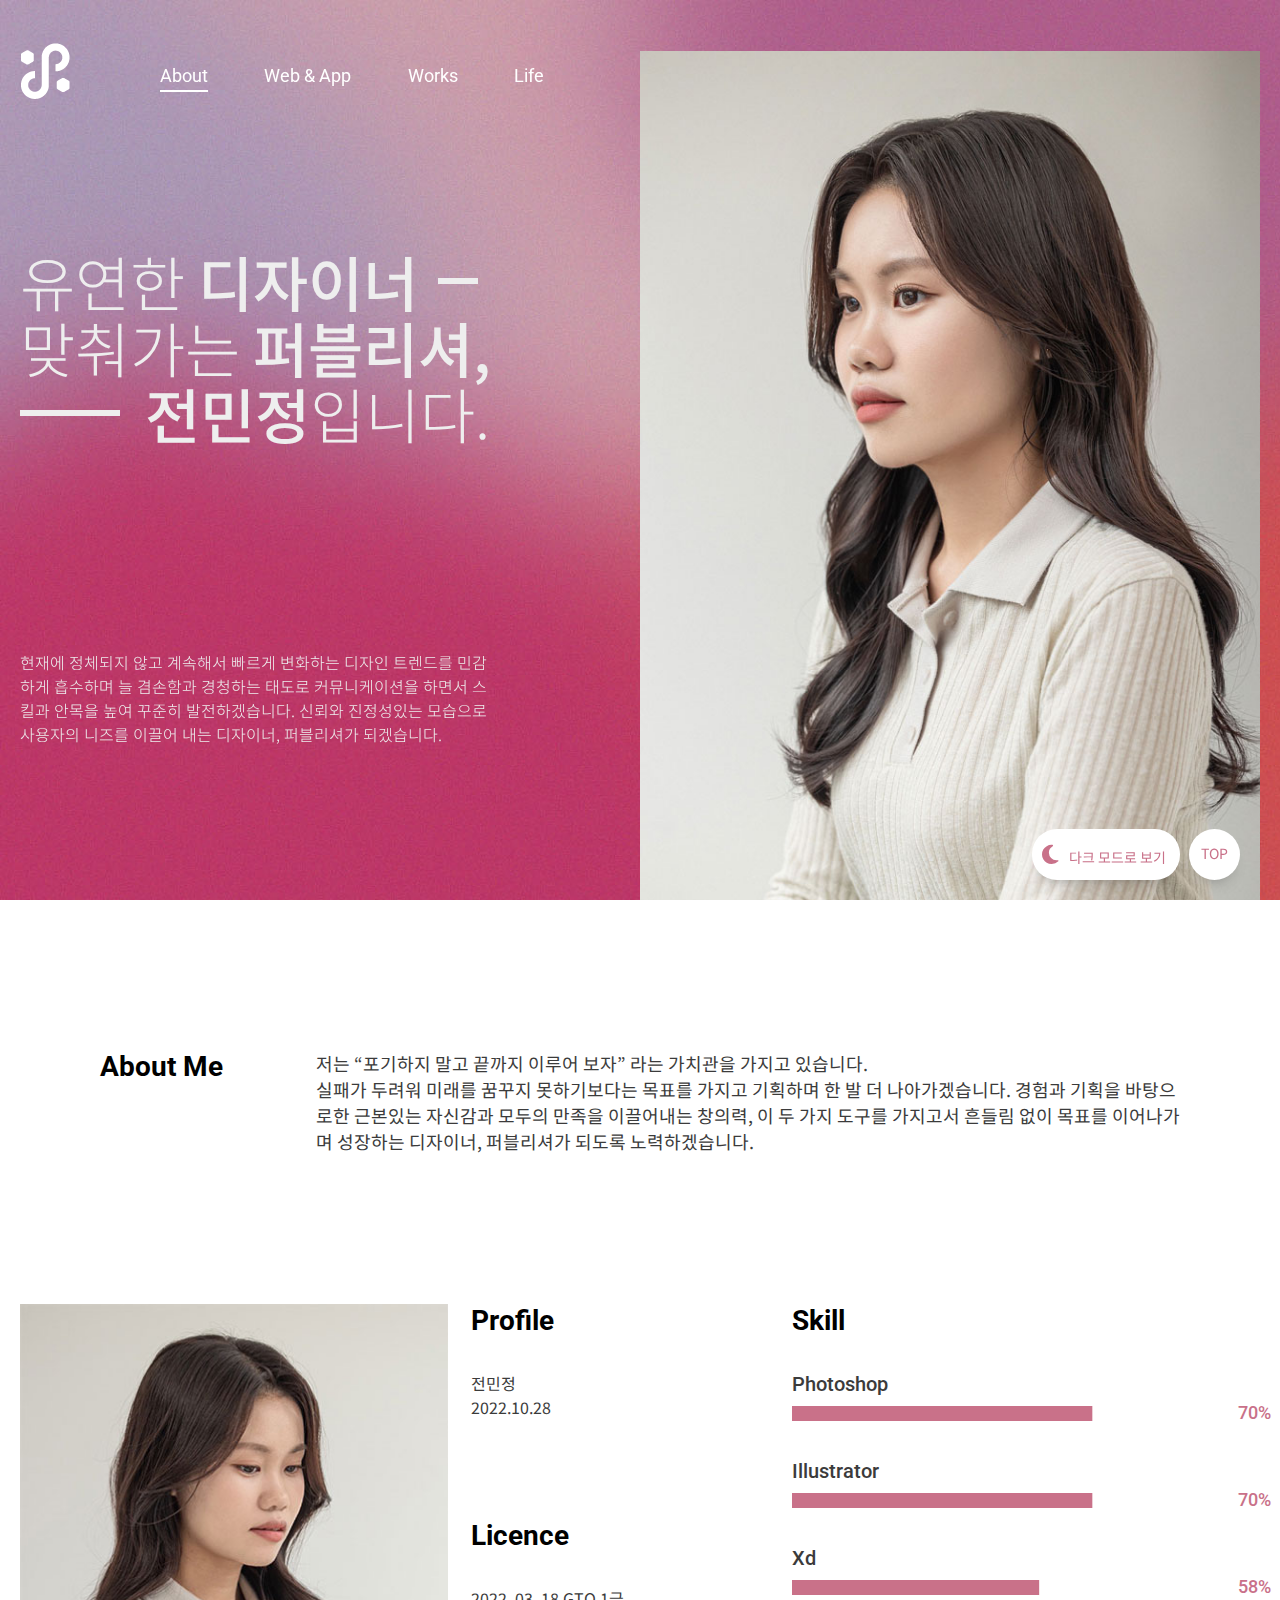
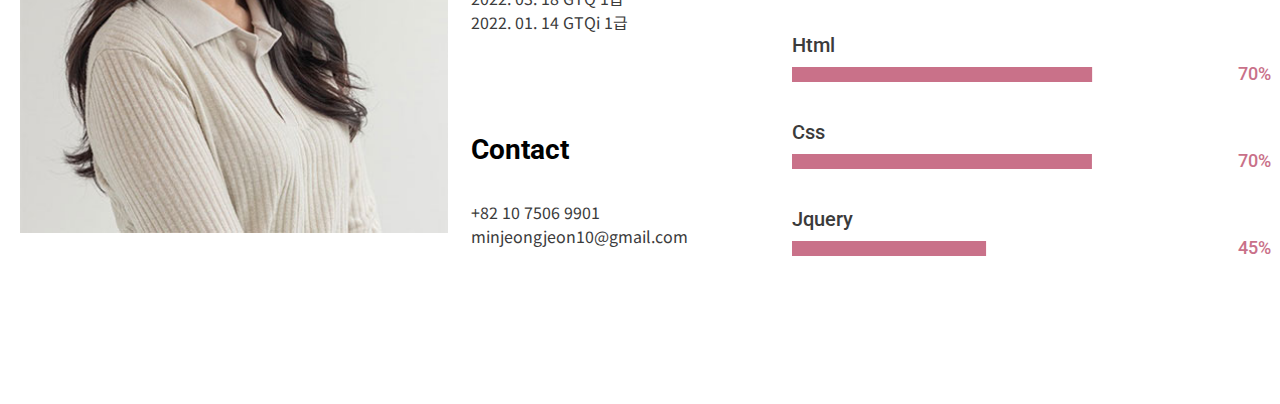
<file: about.html>
<!DOCTYPE html>
<html lang="en">
<head>
    <meta charset="UTF-8">
    <meta http-equiv="X-UA-Compatible" content="IE=edge">
    <meta name="viewport" content="width=device-width, initial-scale=1.0">
    <title>전민정 포트폴리오</title>
    <link rel="shortcut icon" href="images/logo-c97189.png" type="image/x-icon">
    <meta name="robots" content="All">
    <meta name="Yeti" content="index, follow">
    <meta name="Yeti" content="index, All">
    <meta name="googlebot" content="All">
    <meta name="googlebot" content="index. follow">
    <meta name="dauma" content="All">
    <meta name="dauma" content="index, follow">
    <meta name="title" content="전민정 포트폴리오">
    <meta name="description" content="웹디자이너, 퍼블리셔 전민정입니다.">
    <meta name="keywords" content="웹디자이너, 웹퍼블리셔, 대구, 디자이너">
    <meta name="author" content="전민정">
    <meta name="content-language" content="kr">
    <!-- 한국어가 기본이라는 뜻 -->

    <meta name="format-detection" content="telephone=no">
    <!-- 모바일 자동 전화걸기 방지  -->

    <meta property="og:image" content="images/logo-c97189.png">
    <!-- 카톡으로 링크 보낼때 이미지 -->
    <meta property="og:image:width" content="400">
    <meta property="og:image:height" content="300">
    <!-- width랑 height 크기 바꾸지말기 -->
    <meta property="og:title" content="전민정 포트폴리오">
    <meta property="og:description" content="웹디자이너, 퍼블리셔 전민정입니다.">

    <link rel="stylesheet" href="https://cdnjs.cloudflare.com/ajax/libs/font-awesome/6.2.0/css/all.min.css">
    <link rel="stylesheet" href="https://unpkg.com/aos@2.3.1/dist/aos.css"> 
    <link rel="stylesheet" href="css/common.css">
    <link rel="stylesheet" href="css/dark.css">
    <link rel="stylesheet" href="css/about.css">

    <script src="js/jquery-3.6.0.min.js"></script>
    <script src="https://unpkg.com/aos@2.3.1/dist/aos.js"></script> 
    <script src="js/common.js"></script>
    <script src="js/about.js"></script>
    <script src="js/progressbar.js"></script>
</head>
<body>
    <header class="header">
        <div class="header-wrap">
            <h1 class="logo">
                <a href="index.html">
                    <img src="images/logo.png" alt="logo">
                </a>
            </h1>
            <nav class="nav">
                <ul>
                    <li class="on"><a href="about.html">About</a></li>
                    <li><a href="web-app.html">Web &amp; App</a></li>
                    <li><a href="works.html">Works</a></li>
                    <li><a href="life.html">Life</a></li>
                </ul>
            </nav>
        </div>
    </header>
    <section class="about">
        <div class="about-wrap">
            <div class="about-top">
                <div class="tit" data-aos="fade-right"
                data-aos-duration="1500"
                data-aos-easing="ease-in-out">
                    <h3>유연한 <span>디자이너</span></h3>
                    <h3>맞춰가는 <span>퍼블리셔&#44;</span></h3>
                    <h3><span>전민정</span>입니다.</h3>
                </div>
                <div class="about-img" data-aos="fade-left"
                data-aos-duration="1500"
                data-aos-easing="ease-in-out">
                    <img src="images/about-img01.jpg" alt="프로필">
                </div>
                <div class="txt" data-aos="fade-right"
                data-aos-duration="1500"
                data-aos-delay="800"
                data-aos-easing="ease-in-out">
                    <p>현재에 정체되지 않고 계속해서 빠르게 변화하는 디자인 트렌드를 민감하게 흡수하며 늘 겸손함과 경청하는 태도로 커뮤니케이션을 하면서
                    스킬과 안목을 높여 꾸준히 발전하겠습니다. 신뢰와 진정성있는 모습으로
                    사용자의 니즈를 이끌어 내는 디자이너, 퍼블리셔가 되겠습니다. </p>
                </div>
            </div>
            <div class="about-bottom">
                <div class="aboutme">
                    <h4>About Me</h4>
                    <div class="about-txt">
                        <p>저는 “포기하지 말고 끝까지 이루어 보자” 라는 가치관을 가지고 있습니다.</p>
                        <p>실패가 두려워 미래를 꿈꾸지 못하기보다는 목표를 가지고 기획하며 한 발 더 나아가겠습니다. 경험과 기획을 바탕으로한 근본있는 자신감과 모두의
                        만족을 이끌어내는 창의력, 이 두 가지 도구를 가지고서 흔들림 없이 목표를 이어나가며 성장하는 디자이너, 퍼블리셔가 되도록 노력하겠습니다.</p>
                    </div>
                </div>
                <div class="profile">
                    <div class="profile-img">
                        <img src="images/about-img02.jpg" alt="프로필">
                    </div>
                    <div class="profile-txt">
                        <div class="profile-desc">
                            <h4>Profile</h4>
                            <p>전민정</p>
                            <p>2022.10.28</p>
                        </div>
                        <div class="profile-license">
                            <h4>Licence</h4>
                            <p>2022. 03. 18 GTQ 1급</p>
                            <p>2022. 01. 14 GTQi 1급</p>
                        </div>
                        <div class="profile-contact">
                            <h4>Contact</h4>
                            <p>+82 10 7506 9901</p>
                            <p>minjeongjeon10@gmail.com</p>
                        </div>
                    </div>
                    <div class="profile-skill">
                        <h4>Skill</h4>
                        <div class="progress-area">
                            <div class="progress" id="ps">
                                <p>Photoshop</p>
                            </div>
                            <div class="progress" id="ai">
                                <p>Illustrator</p>
                            </div>
                            <div class="progress" id="xd">
                                <p>Xd</p>
                            </div>
                            <div class="progress" id="html">
                                <p>Html</p>
                            </div>
                            <div class="progress" id="css">
                                <p>Css</p>
                            </div>
                            <div class="progress" id="jquery">
                                <p>Jquery</p>
                            </div>
                        </div>
                    </div>
                </div>
            </div>
        </div>
    </section>
    <div class="m-btn">
        <div class="line"></div>
        <div class="line"></div>
        <div class="line"></div>
    </div>
    <nav class="m-nav">
        <ul>
            <li><a href="index.html">Home</a></li>
            <li><a href="about.html">About</a></li>
            <li><a href="web-app.html">Web &amp; App</a></li>
            <li><a href="works.html">Works</a></li>
            <li><a href="life.html">Life</a></li>
        </ul>
    </nav>
    <div class="go-top">
        <a href="#">TOP</a>
    </div>
    <div class="dark-btn">
        <a href="#"><i class="fa-solid fa-sun"></i><span>다크 모드로 보기</span></a>
    </div>
</body>
</html>
</file>
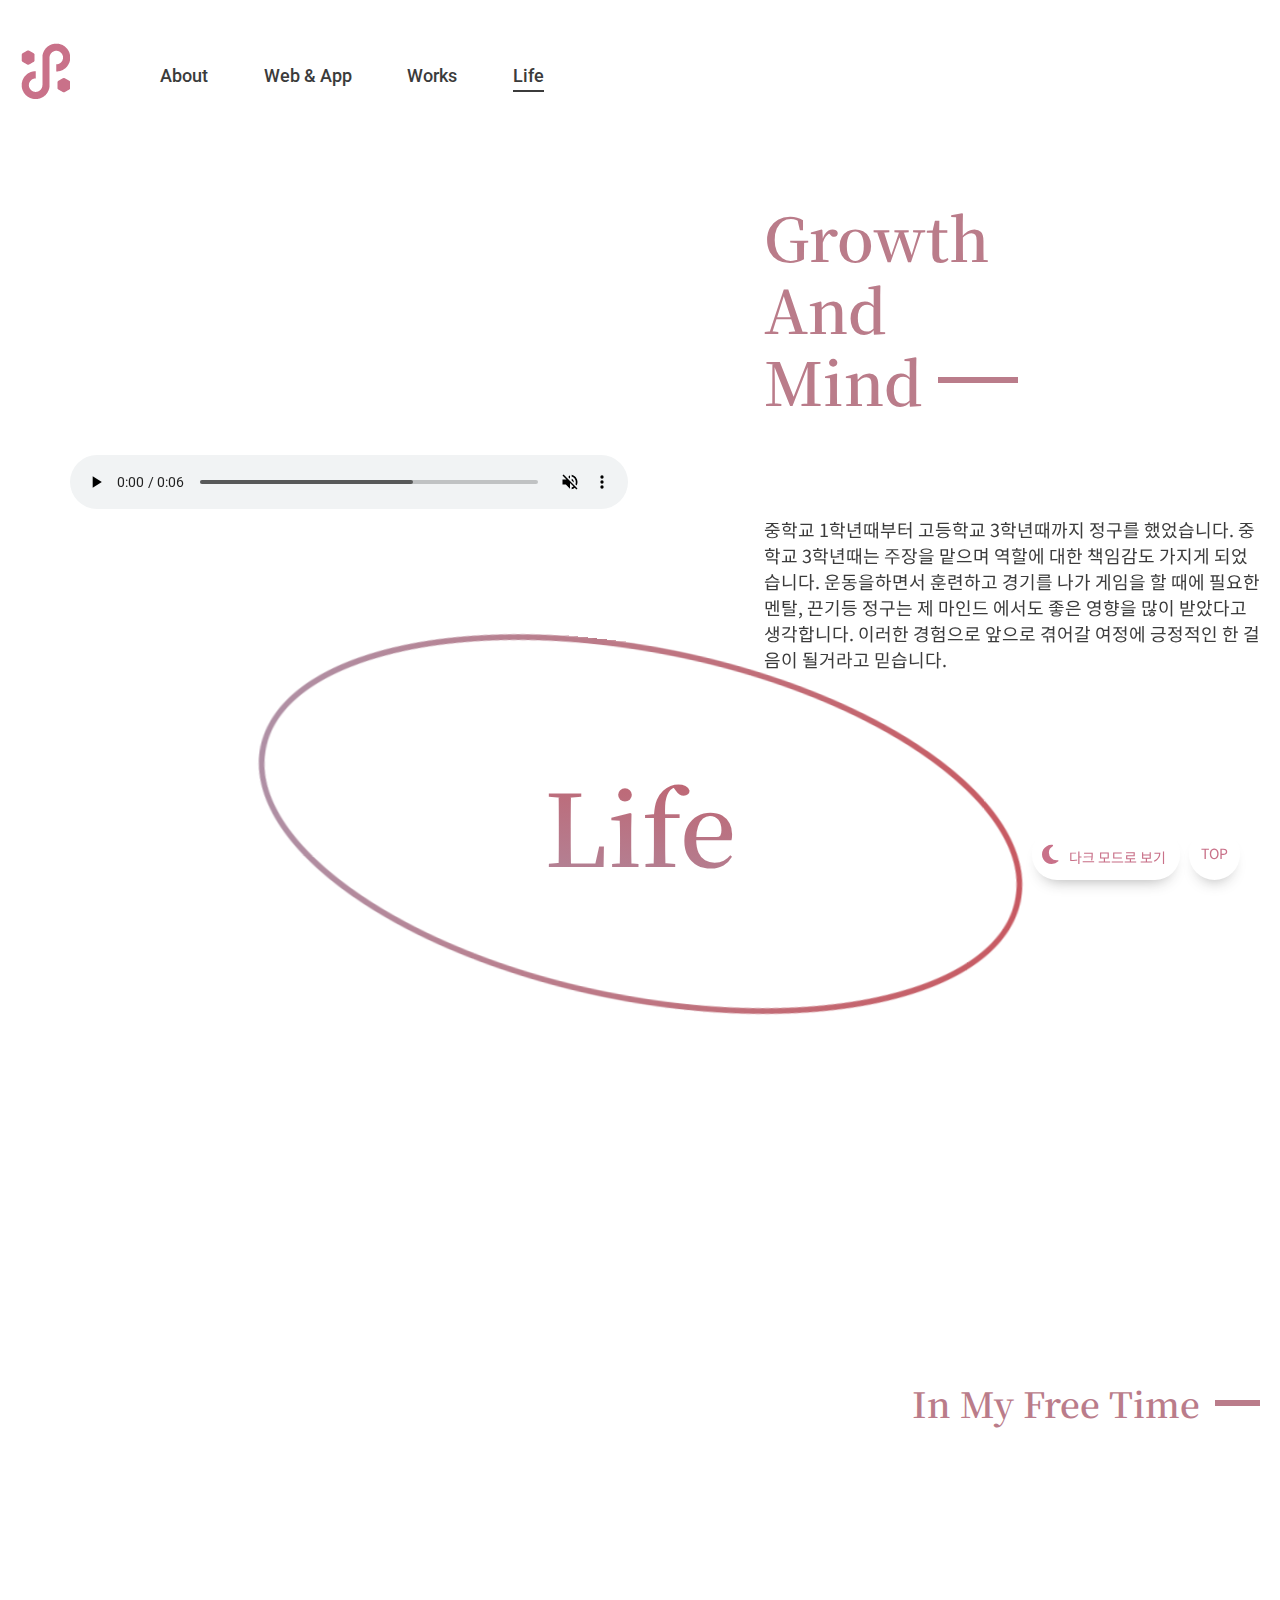
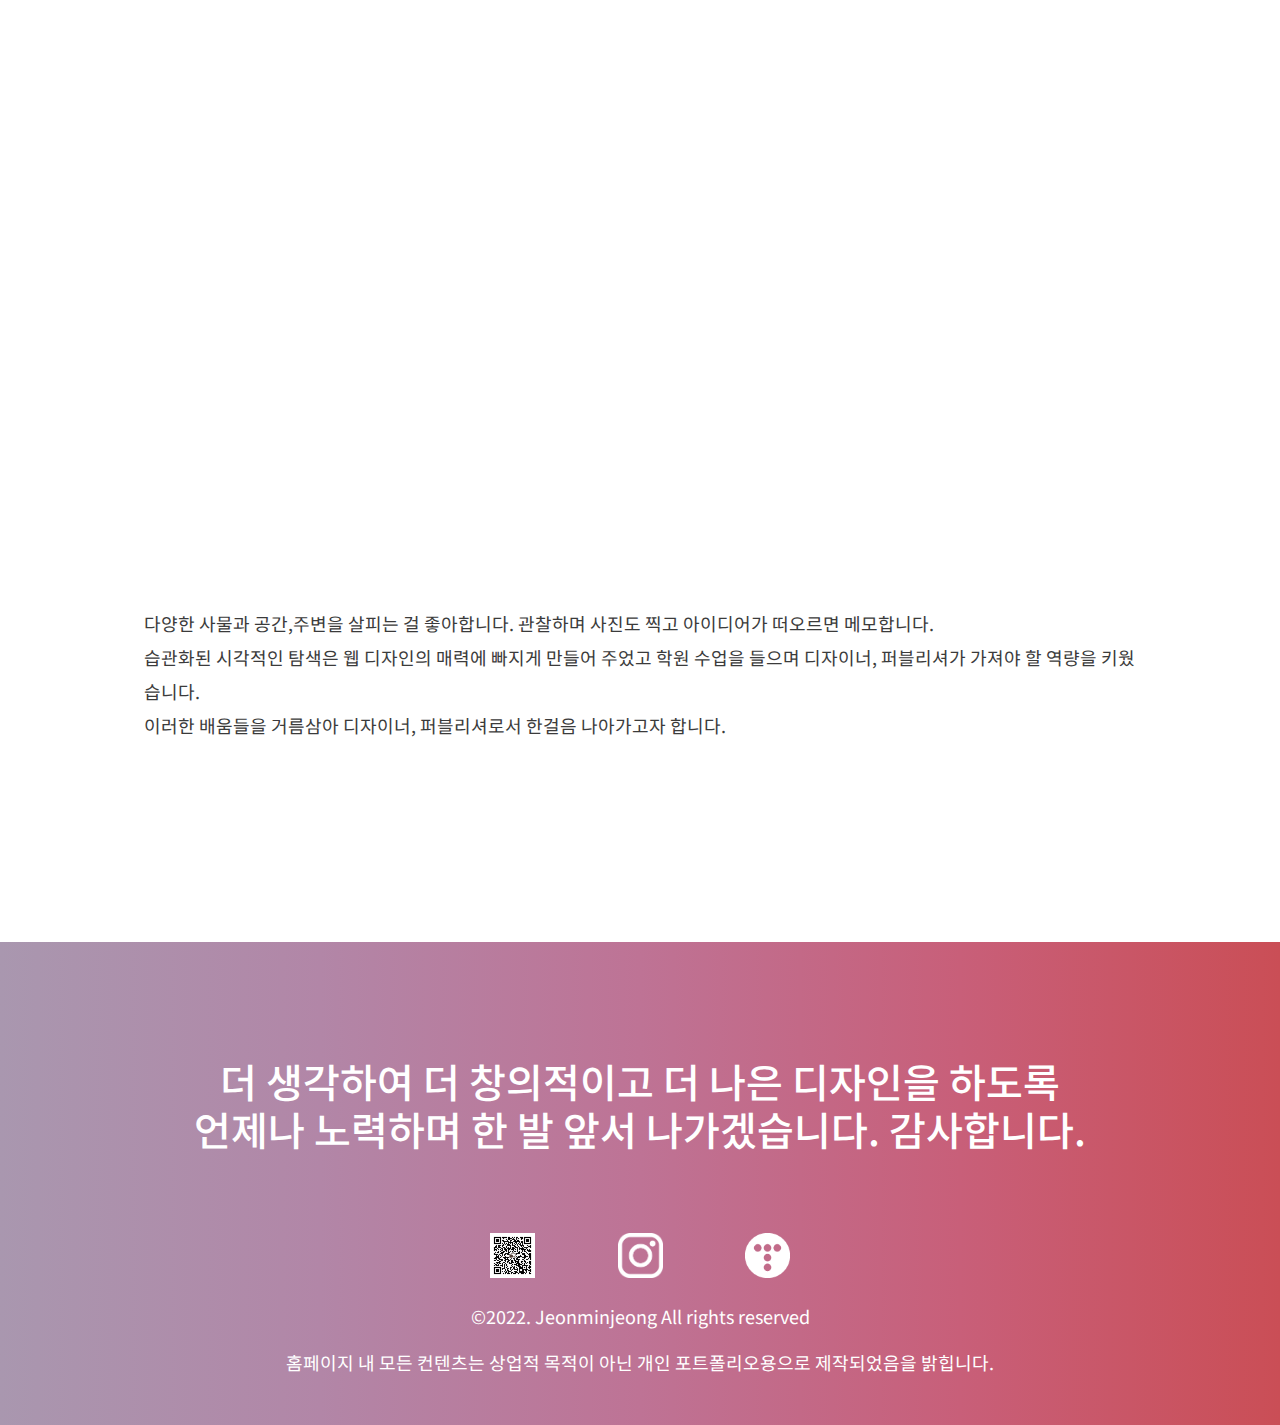
<file: life.html>
<!DOCTYPE html>
<html lang="en">
<head>
    <meta charset="UTF-8">
    <meta http-equiv="X-UA-Compatible" content="IE=edge">
    <meta name="viewport" content="width=device-width, initial-scale=1.0">
    <title>전민정 포트폴리오</title>
    <link rel="shortcut icon" href="images/logo-c97189.png" type="image/x-icon">
    <meta name="robots" content="All">
    <meta name="Yeti" content="index, follow">
    <meta name="Yeti" content="index, All">
    <meta name="googlebot" content="All">
    <meta name="googlebot" content="index. follow">
    <meta name="dauma" content="All">
    <meta name="dauma" content="index, follow">
    <meta name="title" content="전민정 포트폴리오">
    <meta name="description" content="웹디자이너, 퍼블리셔 전민정입니다.">
    <meta name="keywords" content="웹디자이너, 웹퍼블리셔, 대구, 디자이너">
    <meta name="author" content="전민정">
    <meta name="content-language" content="kr">
    <!-- 한국어가 기본이라는 뜻 -->

    <meta name="format-detection" content="telephone=no">
    <!-- 모바일 자동 전화걸기 방지  -->

    <meta property="og:image" content="images/logo-c97189.png">
    <!-- 카톡으로 링크 보낼때 이미지 -->
    <meta property="og:image:width" content="400">
    <meta property="og:image:height" content="300">
    <!-- width랑 height 크기 바꾸지말기 -->
    <meta property="og:title" content="전민정 포트폴리오">
    <meta property="og:description" content="웹디자이너, 퍼블리셔 전민정입니다.">

    <link rel="stylesheet" href="https://cdnjs.cloudflare.com/ajax/libs/font-awesome/6.2.0/css/all.min.css">
    <link rel="stylesheet" href="https://unpkg.com/aos@2.3.1/dist/aos.css"> 
    <link rel="stylesheet" href="css/common.css">
    <link rel="stylesheet" href="css/dark.css">
    <link rel="stylesheet" href="css/life.css">

    <script src="js/jquery-3.6.0.min.js"></script>
    <script src="https://unpkg.com/aos@2.3.1/dist/aos.js"></script> 
    <script src="js/common.js"></script>
    <script src="js/life.js"></script>
</head>
<body>
    <header class="header">
        <div class="header-wrap">
            <h1 class="logo">
                <a href="index.html">
                    <img src="images/logo-c97189.png" alt="logo">
                </a>
            </h1>
            <nav class="nav">
                <ul>
                    <li><a href="about.html">About</a></li>
                    <li><a href="web-app.html">Web &amp; App</a></li>
                    <li><a href="works.html">Works</a></li>
                    <li class="on"><a href="life.html">Life</a></li>
                </ul>
            </nav>
        </div>
    </header>
    <section class="top">
        <div class="top-wrap">
            <div class="video-area" data-aos="fade-right" 
            data-aos-offset="200" 
            data-aos-easing="ease-out-cubic"
            data-aos-duration="2000">
                <video src="videos/life-video.mp4" controls muted></video>
            </div>
            <div class="txt"  data-aos="fade-left" 
            data-aos-offset="200" 
            data-aos-easing="ease-out-cubic"
            data-aos-duration="2000">
                <h2>Growth</h2>
                <h2>And</h2>
                <h2>Mind</h2>
                <p>중학교 1학년때부터 고등학교 3학년때까지 정구를 했었습니다.
                    중학교 3학년때는 주장을 맡으며 역할에 대한 책임감도 가지게 되었습니다.
                    운동을하면서 훈련하고 경기를 나가 게임을 할 때에 필요한 멘탈, 끈기등 
                    정구는 제 마인드 에서도 좋은 영향을 많이 받았다고 생각합니다.  
                    이러한 경험으로 앞으로 겪어갈 여정에 긍정적인 한 걸음이 될거라고 믿습니다.</p>
            </div>
        </div>
    </section>
    <div class="life">
        <h2>Life</h2>
    </div>
    <section class="bottom">
        <div class="bottom-wrap">
            <div class="img-area">
                <div class="img-wrap" data-aos="fade-up" 
                data-aos-offset="200" 
                data-aos-delay="300"
                data-aos-easing="ease-out-cubic"
                data-aos-duration="2000">
                    <img src="images/life-img01.jpg" alt="img">
                </div>
                <div class="img-wrap" data-aos="fade-up" 
                data-aos-easing="ease-out-cubic"
                data-aos-offset="200"
                data-aos-delay="500"
                data-aos-duration="2300">
                    <img src="images/life-img02.jpg" alt="img">
                </div>
                <div class="img-wrap" data-aos="fade-up" 
                data-aos-duration="2500"
                data-aos-delay="800">
                    <img src="images/life-img03.jpg" alt="img">
                </div>
                <h2>In My Free Time</h2>
            </div>
            <div class="txt">
                <p>다양한 사물과 공간,주변을 살피는 걸 좋아합니다. 관찰하며 사진도 찍고 아이디어가 떠오르면 메모합니다.</p>
                <p>습관화된 시각적인 탐색은 웹 디자인의 매력에 빠지게 만들어 주었고 학원 수업을 들으며 디자이너, 퍼블리셔가 가져야 할 역량을 키웠습니다.</p>
                <p>이러한 배움들을 거름삼아 디자이너, 퍼블리셔로서 한걸음 나아가고자 합니다.</p>
            </div>
        </div>
    </section>
    <div class="m-btn">
        <div class="line"></div>
        <div class="line"></div>
        <div class="line"></div>
    </div>
    <nav class="m-nav">
        <ul>
            <li><a href="index.html">Home</a></li>
            <li><a href="about.html">About</a></li>
            <li><a href="web-app.html">Web &amp; App</a></li>
            <li><a href="works.html">Works</a></li>
            <li><a href="life.html">Life</a></li>
        </ul>
    </nav>
    <div class="go-top">
        <a href="#">TOP</a>
    </div>
    <footer class="footer">
        <div class="footer-wrap">
            <p>더 생각하여 더 창의적이고 더 나은 디자인을 하도록</p>
            <p>언제나 노력하며 한 발 앞서 나가겠습니다. 감사합니다.</p>
            <div class="sns-wrap">
                <a href="https://open.kakao.com/o/sw0c9cIe">
                    <img src="images/kakaotalk-qr.jpg" alt="카카오톡 오픈채팅방">
                </a>
                <a href="https://www.instagram.com/yourwayon/">
                    <img src="images/instagram.png" alt="인스타그램">
                </a>
                <a href="https://minjeong10.tistory.com">
                    <img src="images/tstory-logo.png" alt="티스토리">
                </a>
            </div>
            <p>&copy;2022. Jeonminjeong All rights reserved</p>
            <p>홈페이지 내 모든 컨텐츠는 상업적 목적이 아닌 개인 포트폴리오용으로 제작되었음을 밝힙니다.</p>
        </div>
    </footer>
    <div class="dark-btn">
        <a href="#"><i class="fa-solid fa-sun"></i><span>다크 모드로 보기</span></a>
    </div>
</body>
</html>
</file>
<file: css/common.css>
@charset "utf-8";
@import url('https://fonts.googleapis.com/css2?family=Noto+Sans+KR:wght@100;300;400;500;700;900&display=swap');
@import url('https://fonts.googleapis.com/css2?family=Noto+Serif+KR:wght@200;300;400;500;600;700;900&display=swap');
@import url('https://fonts.googleapis.com/css2?family=Roboto:wght@100;300;400;500;700;900&display=swap');
* {margin: 0; padding: 0; box-sizing: border-box; font-family: 'Noto Sans KR', sans-serif;}
ul {list-style: none;}
a {text-decoration: none; color: #3b3b3b;}
p {color: #3b3b3b;}
body {
    background-color: #fff;
}
.header {
    width: 100%;
    background-color: transparent;
    position: fixed;
    z-index: 9;
}
.header.on {
    background-color: #fff;
    z-index: 99;
}
.header.on .header-wrap {
    height: 100px;
}
.header.on .nav > ul > li > a {
    display: inline-block;
    color: #3b3b3b;
    font-weight: 500;
}
.header.on .nav > ul > li::after {
    content: "";
    position: absolute;
    width: 100%;
    height: 2px;
    background-color: #3b3b3b;
    bottom: -5px;
    left: 0;
    transition: .8s;
    transform: scale(0);
}
.header.on .nav > ul > li.on::after,
.header.on .nav > ul > li:hover::after {
    transform: scaleX(1);
}
.header-wrap {
    max-width: 1600px;
    margin: 0 auto;
    display: flex;
    align-items: center;
    height: 150px;
}
.header .logo {
    margin-right: 90px;
}
.header .nav {
    flex-basis: 30%;
}
.header .nav > ul {
    display: flex;
    justify-content: space-between;
    align-items: center;
}
.header .nav > ul > li {
    position: relative;
    text-align: center;
}
.header .nav > ul > li::after {
    content: "";
    position: absolute;
    width: 100%;
    height: 2px;
    background-color: #fff;
    bottom: -5px;
    left: 0;
    transition: .8s;
    transform: scale(0);
}
.header .nav > ul > li.on::after,
.header .nav > ul > li:hover::after {
    transform: scaleX(1);
}
.header .nav > ul > li > a {
    display: inline-block;
    color: #fff;
    font-family: 'Roboto', sans-serif;
    font-size: 18px;
}
.header .nav .depth2 {
    white-space: nowrap;
    position: absolute;
    left: 0;
    top: 40px;
    display: block;
    opacity: 0;
    pointer-events: none;
    transition: all .3s;
}
.header .nav .depth2::before {
    content: " ";
    position: absolute;
    left: 0;
    top: -40px;
    right: 0;
    height: 40px;
    cursor: pointer;
}
.header .nav > ul > li:hover .depth2 {
    opacity: 1;
    pointer-events: auto;
}
.header .depth2 li {
    line-height: 34px;
    text-align: left;
}
.header .depth2 li a {
    display: inline-block;
    position: relative;
}
.header .depth2 li a::after {
    content: " ";
    position: absolute;
    top: 50%;
    right: -20px;
    transform: translateY(-50%);
    width: 6px;
    height: 6px;
    background-color: #3b3b3b;
    border-radius: 50%;
    opacity: 0;
}
.header .depth2 li a:hover::after {
    opacity: 1;
}
.header .depth2 li:nth-child(2) {
    text-align: center;
}
.header.on ~ .m-btn {
    margin-top: -7px;
}
.header.on ~ .m-btn .line {
    background-color: #3b3b3b;
}
.m-btn {
    position: fixed;
    right: 20px;
    top: 20px;
    transition: 1s;
    z-index: 101;
    cursor: pointer;
    display: none;
}
.m-btn .line {
    width: 30px;
    height: 4px;
    background-color: #fff;
    border-radius: 2px;
    margin: 6px;
    transition: 1s;
}
.m-btn .line:nth-child(2) {
    width: 18px;
}
.m-btn.on .line:nth-child(1) {
    transform: rotate(45deg) translateY(14px);
}
.m-btn.on .line:nth-child(2) {
    opacity: 0;
}
.m-btn.on .line:nth-child(3) {
    transform: rotate(-45deg) translateY(-14px);
    width: 30px;
}
.m-nav {
    position: fixed;
    width: 100%;
    height: 100%;
    background-color: rgba(255,255,255,0.3);
    backdrop-filter: blur(50px);
    top: 0;
    left: 100%;
    transition: .5s;
    z-index: 99;
}
.m-nav.on {
    left: 0;
}
.m-nav ul {
    width: 100%;
    height: 100%;
    display: flex;
    flex-direction: column;
    align-items: center;
    justify-content: center;
}
.m-nav ul li {
    margin: 30px 0;
    position: relative;
}
.m-nav ul li a {
    color: #fff;
    font-size: 24px;
    letter-spacing: -1px;
    font-family: 'Roboto', sans-serif;
}
.m-nav ul li::after {
    content: "";
    position: absolute;
    width: 100%;
    height: 2px;
    background-color: #fff;
    bottom: -5px;
    left: 0;
    transition: .8s;
    transform: scale(0);
}
.m-nav ul li.on::after,
.m-nav ul li:hover::after {
    transform: scaleX(1);
}

/* ============================모달창================================== */
.window {
    position: fixed;
    width: 100%;
    height: 100%;
    background-color: rgba(0,0,0,0.4);
    top: 0;
    left: 0;
    display: none;
    overflow: hidden;
    z-index: 998;
}
.window .close {
    position: fixed;
    right: 50px;
    top: 30px;
}
.window .close .line {
    width:  48px;
    height: 4px;
    background-color: #fff;
    border-radius: 2px;
    margin: 6px;
    cursor: pointer;
}
.window .close .line:nth-child(1) {
    transform: rotate(45deg) translateY(7px);
}
.window .close .line:nth-child(2) {
    transform: rotate(-45deg) translateY(-7px);
}

.window-content {
    position: fixed;
    width: 1200px;
    height: 100%;
    background-color: #fff;
    top: 0;
    left: 50%;
    transform: translateX(-50%);
    z-index: 999;
    overflow-y: scroll;
    display: none;
}
.window-content img {
    width: 100%;
}
.window-content .close {
    position: fixed;
    right: 20px;
    top: 30px;
    display: none;
}
.window-content .close .line {
    width:  32px;
    height: 4px;
    background-color: #fff;
    border-radius: 2px;
    margin: 6px;
    cursor: pointer;
}
.window-content .close .line:nth-child(1) {
    transform: rotate(45deg) translateY(7px);
}
.window-content .close .line:nth-child(2) {
    transform: rotate(-45deg) translateY(-7px);
}

.go-top {
    position: fixed;
    right: 40px;
    bottom: 20px;
    width: 51px;
    height: 51px;
    background-color: #fff;
    border-radius: 50%;
    box-shadow: 0px 10px 15px -10px rgba(41,41,41,0.4);
}
.go-top a {
    display: block;
    text-align: center;
    font-size: 14px;
    color: #c97189;
    line-height: 48px;
}

/* ================ 다크모드 버튼 =================*/
.dark-btn {
    position: fixed;
    bottom: 20px;
    right: 100px;
    width: 148px;
    height: 51px;
    background-color: #fff;
    border-radius: 25px;
    cursor: pointer;
    box-shadow: 0px 10px 15px -10px rgba(41,41,41,0.4);
    z-index: 9;
}
.dark-btn a span {
    font-size: 14px;
    line-height: 51px;
    color: #c97189;
}
.dark-btn i {
    font-size: 22px;
    color: #c97189;
    line-height: 51px;
    padding: 0 10px;
    display: inline-block;
}


@media screen and (min-width: 1025px) and (max-width: 1600px) {
    .header .logo {
        margin-left: 20px;
    }
    .window .close {
        right: 1%;
    }
}
@media screen and (max-width: 1200px) {
    .window .close {
        right: 2px;
        top: 30px;
        display: none;
    }
    .window-content {
        width: 100%;
    }
    .window-content .close {
        display: block;
    }
}

@media screen and (max-width: 1024px) {
    .header.on .header-wrap {
        height: 60px;
    }
    .header.on .logo {
        margin-bottom: -7px;
    }
    .header.on .logo a img {
        width: 35px;
    }

}
@media screen and (min-width: 641px) and (max-width: 1024px) {
    .header .logo {
        margin-left: 20px;
    }
    .header .nav {
        display: none;
    }
    .m-btn {
        display: block;
        margin-top: 35px;
        z-index: 999;
    }
}
@media screen and (max-width: 640px) {
    .header.on .header-wrap {
        height: 60px;
    }
    .header.on .logo {
        margin-bottom: -7px;
    }
    .header.on .logo a img {
        width: 35px;
    }
    .header .logo {
        margin-left: 20px;
        margin-bottom: 50px;
    }
    .header .nav {
        display: none;
    }
    .m-btn {
        display: block;
        transition: 0s;
    }
}
</file>
<file: css/dark.css>
@charset "utf-8";
body[data-dark=true] {
    background-image: linear-gradient(to right bottom, #4e323e, #402a33, #332228, #251a1e, #191214, #191214, #191214, #191214, #251a1e, #332228, #402a33, #4e323e);
    height: 100vh;
    width: 100%;
    background-size: cover;
}
.header[data-dark=true] .nav ul li a {
    color: #eee;
}
.header.on[data-dark=true] {
    background-color: #121212;
}
.header.on .nav ul li a[data-dark=true] {
    color: #eee;
}
.header[data-dark=true] ul li:hover::after,
.header[data-dark=true] ul li.on::after {
    background-color: #ddd;
}
.m-btn .line[data-dark=true] {
    background-color: #ddd;
}
.header.on ~ .m-btn .line[data-dark=true] {
    background-color: #ddd;
}
.m-nav[data-dark=true] {
    background-color: rgba(41,41,41,0.3);
}
.m-nav ul li a[data-dark=true] {
    color: #eee;
}


/*========== home ========== */
.content .main-wrap .txt-area h2[data-dark=true] {
    color: #eee;
}
.content .main-wrap .txt-area h3[data-dark=true] {
    color: #eee;
}

/* ========== about ========== */
.about[data-dark=true] {
    background: none;
    background-image: linear-gradient(to right bottom, #4e323e, #402a33, #332228, #251a1e, #191214, #191214, #191214, #191214, #251a1e, #332228, #402a33, #4e323e);
}
.about .about-top .tit h3[data-dark=true]  {
    color: #eee;
}
.about .about-top .tit h3[data-dark=true]:nth-child(1)::after, .about .about-top .tit h3[data-dark=true]:nth-child(3)::after {
    background: linear-gradient(to right, #a997af, #ca4e56);
}
.about .about-wrap .txt p[data-dark=true] {
    color: #afafaf;
}
.about h4[data-dark=true] {
    color: #ddd;
}
.about p[data-dark=true] {
    color: #afafaf;
}

/* =========== web & app ========= */ 
#fp-nav ul li a.active span[data-dark=true],
.fp-slidesNav ul li a.active span[data-dark=true] {
    background-color: #ddd;
}
#fp-nav ul li a span[data-dark=true],
.fp-slidesNav ul li a span[data-dark=true] {
    background-color: #ddd;
}

.webapp-wrap .work-content[data-dark=true] {
    background-color: #292929;
}
.webapp-wrap .work-content .work-desc[data-dark=true] {
    background-color: #121212;
}
.webapp-wrap .work-content .work-desc .tit h2[data-dark=true] {
    color: #eee;
}
.line-ctn .line[data-dark=true] {
    background-color: #3b3b3b;
}
.line-ctn span[data-dark=true] {
    border-color: #3b3b3b;
}
.webapp-wrap p[data-dark=true] {
    color: #ddd;
}
.webapp-wrap a[data-dark=true] {
    color: #ddd;
}
.webapp-wrap .work-content .work-desc .btn-wrap ul li[data-dark=true] {
    border-color: #ddd;
}
.bg[data-dark=true] {
    background-color: #121212;
}

/* ========== work ========== */
.top[data-dark=true] {
    background-color: #121212;
}
.top .txt p[data-dark=true] {
    color: #afafaf;
}
.bottom[data-dark=true] {
    background-color: #121212;
}
.bottom p[data-dark=true] {
    color: #afafaf;
}
.works-wrap .list li p[data-dark=true] {
    color: #eee;
}
.works-wrap .list li p[data-dark=true]::after {
    border-color: #eee;
}



.go-top[data-dark=true] {
    background-color: #121212;
    border: 1px solid #cd9aa9;
}
.go-top a[data-dark=true] {
    color: #cd9aa9;
}

.dark-btn[data-dark=true] {
    background-color: #121212 ;
    border: 1px solid #cd9aa9;
}
.dark-btn i[data-dark=true] {
    color: #cd9aa9;
}
.dark-btn a span[data-dark=true] {
    color: #cd9aa9;
}



@media screen and (max-width: 1024px) {
    body[data-dark=true] {
        background-image: linear-gradient(to right bottom, #4e323e, #402a33, #332228, #251a1e, #191214, #191214, #191214, #191214, #251a1e, #332228, #402a33, #4e323e);
        height: 100%;
        width: 100%;
        background-size: cover;
    }
}
</file>
<file: css/about.css>
@charset "utf-8";
body[data-dark=true] {
    background: none;
    background-color: #121212;
    width: 100%;
}
::-webkit-scrollbar {
    width: 8px;
}
::-webkit-scrollbar-track {
    background-color: rgba(0,0,0,0.1);
}
::-webkit-scrollbar-thumb {
    background: #c97189;
    border-radius: 5px;
}
h4 {
    font-size: 28px;
    font-weight: bold;
    font-family: 'Roboto', sans-serif;
}
.m-nav {
    background-color: rgba(51, 51, 51, 0.1);
}
.about {
    background: url("../images/bg.jpg") no-repeat;
    background-size: cover;
    height: 960px;
}
.about-wrap {
    max-width: 1320px;
    margin: 0 auto;
}

.about .about-top {
    display: flex;
    justify-content: space-between;
    flex-wrap: wrap;
    height: 900px;
    overflow: hidden;
}
.about .about-top .tit {
    flex-basis: 49%;
    margin-top: 248px;
}
.about .about-top .tit h3 {
    color: #eee;
    font-size: 60px;
    line-height: 1.1;
    font-weight: 300;
}
.about .about-top .tit h3:nth-child(1) {
    position: relative;
}
.about .about-top .tit h3:nth-child(1)::after,
.about .about-top .tit h3:nth-child(3)::after {
    content: "";
    position: absolute;
    top: 50%;
    transform: translateY(-50%);
    height: 6px;
    background-color: #eee;
}
.about .about-top .tit h3:nth-child(1)::after {
    width: 40px;
    margin-left: 20px;
    animation: scale01 2 6s linear;
}
.about .about-top .tit h3:nth-child(3) {
    padding-left: 125px;
    position: relative;
}
.about .about-top .tit h3:nth-child(3)::after {
    left: 0;
    width: 100px;
    animation: scale02 2 6s linear;
}
@keyframes scale01 {
    0%{
        width: 0;
    }
    50% {
        width: 40px;
        background-color: #c97189;
    }
    100%{
        width: 0;
    }
}
@keyframes scale02 {
    0%{
        width: 0;
    }
    50% {
        width: 100px;
        background-color: #c97189;
    }
    100%{
        width: 0;
    }
}
.about .about-top .tit h3 span {
    font-weight: 500;
}
.about .about-top .about-img {
    margin-top: 51px;
    width: 33.8021vw;
    flex-basis: 50%;
}
.about .about-top .about-img img {
    width: 100%;
}
.about .about-wrap .txt {
    flex-basis: 38%;
    margin-top: -260px;
}
.about .about-wrap .txt p {
    color: #eee;
    font-weight: 300;
    flex-basis: 38%;
}
.about .about-bottom .aboutme {
    display: flex;
    justify-content: space-between;
    padding: 0 80px;
    margin: 150px 0;
}
.about .about-bottom .aboutme h4 {
    flex-basis: 20%;
}
.about .about-bottom .aboutme .about-txt {
    flex-basis: 80%;
}
.about .about-bottom .aboutme .about-txt p {
    font-size: 18px;
}

.about .about-bottom .profile {
    display: flex;
    justify-content: space-between;
    height: 700px;
}
.about .about-bottom .profile .profile-img {
    flex-basis: 40%;
    margin-right: 23px;
}
.about .about-bottom .profile .profile-img img {
    width: 100%;
}
.about .about-bottom .profile .profile-txt {
    flex-basis: 30%;
}
.about .about-bottom .profile .profile-txt h4 {
    margin-bottom: 34px;
}
.about .about-bottom .profile div {
    margin-bottom: 31%;
}

.about .about-bottom .profile-skill {
    flex-basis: 40%;
    margin-right: 40px;
}
.about .about-bottom .profile-skill h4 {
    margin-bottom: 35px;
}
/* progress */
.about .about-bottom .profile-skill .progress-area .progress {
    margin-bottom: 38px;
}
.about .about-bottom .profile-skill .progress-area .progress p {
    font-family: 'Roboto', sans-serif;
    font-weight: 500;
    font-size: 20px;
    margin-bottom: 10px;
}
.about .about-bottom .profile-skill .progress-area .progress .progressbar-text {
    left: 108% !important;
    top: 82% !important;
    font-size: 18px;
    font-weight: 500;
    font-family: 'Roboto', sans-serif;
}

@media screen and (min-width: 1025px) and (max-width: 1600px) {
    .about {
        background-size: cover;
        height: 900px;
    }
    .about-wrap {
        padding: 0 20px;
    }
}

@media screen and (min-width: 641px) and (max-width: 1024px) {
    .about {
        background-size: cover;
        height: 721px;
    }
    .about-wrap {
        padding: 0 20px;
    }
    .about .about-top .tit {
        margin-top: 180px;
        flex-wrap: 40%;
    }
    .about .about-top .tit h3 {
        font-size: 4.3945vw;
    }
    .about .about-top .about-img {
        margin-top: 55px;
        flex-basis: 47.6%;
    }
    .about .about-bottom .aboutme {
        padding: 0 20px;
    }
    .about .about-top .txt {
        font-size: 14px;
        margin-top: -220px;
    }
    .about .about-bottom .profile {
        flex-wrap: wrap;
        padding: 0 80px;
    }
    .about .about-bottom .profile .profile-img {
        flex-basis: 50%;
        margin-bottom: 0;
    }
    .about .about-bottom .profile .profile-txt {
        flex-basis: 40%;
        margin-bottom: 0;
    }
    .about .about-bottom .profile .profile-txt h4 {
        margin-bottom: 20px;
    }
    .about .about-bottom .profile .profile-txt p {
        font-size: 18px;
    }
    .about .about-bottom .profile div {
        margin-bottom: 20%;
    }
    .about .about-bottom .profile-skill {
        flex-basis: 90%;
    }
    
}
@media screen and (max-width: 640px) {
    h4 {
        font-size: 30px;
    }
    .about {
        background: url("../images/bgtm.jpg") no-repeat;
        background-size: cover;
        width: 100%;
        min-height: 117vh;
    }
    .about-wrap {
        padding: 0 20px;
    }
    .about .about-top {
        flex-wrap: wrap;
    }
    .about .about-top .tit {
        margin-top: 120px;
        flex-basis: 100%;
        justify-content: center;
        left: 20%;
    }
    .about .about-top .tit h3 {
        font-size: 8vw;
        margin: 0 6%;
    }
    .about .about-top .about-img {
        margin-top: 50px;
        flex-basis: 100%;
    }
    .about .about-wrap .txt {
        flex-basis: 100%;
        margin-top: 50px;
    }
    .about .about-top .txt p {
        flex-basis: 100%;
    }
    .about .about-bottom .aboutme {
        display: block;
        margin-top: 80px;
        padding: 0 16px;
        flex-basis: 100%;
        height: auto;
    }
    .about .about-bottom .aboutme h4 {
        margin-bottom: 30px;
        padding-top: 50px;
    }
    .about .about-bottom .profile {
        flex-wrap: wrap;
    }
    .about .about-bottom .profile .profile-img {
        flex-basis: 100%;
        margin-right: 0;
    }
    .about .about-bottom .profile .profile-txt {
        flex-basis: 100%;
    }
    .about .about-bottom .profile .profile-txt h4 {
        margin-bottom: 10px;
        font-size: 30px;
    }
    .about .about-bottom .profile .profile-txt p {
        font-weight: 500;
    }
    .about .about-bottom .profile div {
        margin-bottom: 10%;
    }
    .about .about-bottom .profile-skill {
        flex-basis: 88%;
        padding-bottom: 80px;
    }
}
</file>
<file: css/life.css>
@charset "utf-8";
body[data-dark=true] {
    background: none;
    background-color: #121212;
}
.header[data-dark=true] {
    background-color: #121212;
}
.footer[data-dark=true] {
    background-image: linear-gradient(to right bottom, #4e323e, #402a33, #332228, #251a1e, #191214, #191214, #191214, #191214, #251a1e, #332228, #402a33, #4e323e);
}
.footer p[data-dark=true] {
    color: #d9d9d9;
}
::-webkit-scrollbar {
    width: 8px;
}
::-webkit-scrollbar-track {
    background-color: rgba(0,0,0,0.1);
}
::-webkit-scrollbar-thumb {
    background: #c97189;
    border-radius: 5px;
}
h2 {
    font-family: 'Noto Serif KR', serif;
    color: #ba7c8a;
    font-weight: 600;
}
.header {
    top: 0;
    z-index: 9;
    background-color: #fff;
}
.header .nav ul li a {
    color: #3b3b3b;
    font-weight: 500;
}
.header .nav ul li::after {
    background-color: #3b3b3b;
}
.m-btn .line {
    background-color: #3b3b3b;
}
.m-nav ul li a {
    color: #3b3b3b;
}
.m-nav ul li::after {
    background-color: #3b3b3b;
}

.top {
    width: 100%;
    background-color: #fff;
    z-index: -2;
}
.top .top-wrap {
    max-width: 1320px;
    margin: 0 auto;
    display: flex;
    justify-content: space-between;
    align-items: center;
    padding-top: 200px;
    flex-wrap: wrap;
}
.top .video-area {
    flex-basis: 50%;
    width: 600px;
    height: auto;
    margin-left: 50px;
}
.top .video-area video {
    width: 90%;
}
.top .txt {
    flex-basis: 40%;
}
.top .txt h2 {
    font-size: 60px;
    line-height: 1.2em;
}
.top .txt h2:nth-child(3) {
    position: relative;
}
.top .txt h2:nth-child(3)::after {
    content: "";
    position: absolute;
    top: 50%;
    left: 35%;
    transform: translateY(-50%);
    width: 80px;
    height: 6px;
    background-color: #ba7c8a;
}
.top .txt p {
    margin-top: 100px;
    font-size: 18px;
}
.life {
    z-index: 5;
}
.life h2 {
    font-size: 100px;
    background: linear-gradient(to right top, #a997af, #ca4e56);
    color: transparent;
    -webkit-background-clip: text;
    text-align: center;
    position: relative;
    margin: 80px 0 90px;
}
.life h2::after {
    content: "";
    top: 50%;
    left: 50%;
    transform: translate(-50%, -50%) rotate(6deg);
    position: absolute;
    width: 796px;
    height: 360px;
    background: url("../images/life-Ellipse.png") no-repeat center center;
    background-size: contain;
    z-index: 2;
}
.bottom {
    width: 100%;
    background-color: #fff;
}
.bottom .bottom-wrap {
    max-width: 1320px;
    margin: 0 auto;
}
.bottom .img-area {
    position: relative;
    height: 1120px;
}
.bottom .img-wrap {
    position: absolute;
}
.bottom .img-wrap img {
    width: 100%;
}
.bottom .img-wrap:nth-child(1) {
    top: 0;
    left: 50%;
    transform: translate(-50%);
    z-index: 1;
}
.bottom .img-wrap:nth-child(2) {
    top: 30%;
    left: 0;
}
.bottom .img-wrap:nth-child(3){
    top: 40.5%;
    right: 0;
}
.bottom h2 {
    position: absolute;
    top: 35%;
    right: 0;
    padding-right: 60px;
    font-size: 35px;
}
.bottom h2::after {
    content: "";
    position: absolute;
    right: 0;
    top: 50%;
    transform: translateY(-50%);
    width: 45px;
    height: 6px;
    background-color: #ba7c8a;
}
.bottom .txt {
    width: 80%;
    margin: 100px auto 200px;
}
.bottom .txt p {
    font-size: 18px;
    line-height: 34px;
}
.footer {
    width: 100%;
    background-image: linear-gradient(to right, #a997af, #b286a7, #be7395, #c85f79, #ca4e56);
}
.footer .footer-wrap {
    max-width: 1320px;
    margin: 0 auto;
    padding: 115px 0 50px;
}
.footer p {
    text-align: center;
    color: #fff;
    font-size: 18px;
}
.footer .sns-wrap {
    max-width: 300px;
    margin: 0 auto;
    display: flex;
    justify-content: space-between;
    align-items: center;
}
.footer .sns-wrap a {
    flex-basis: 15%;
    display: block;
}
.footer .sns-wrap a img {
    width: 100%;
}
.footer p:nth-child(1),
.footer p:nth-child(2) {
    font-size: 40px;
    font-weight: 500;
    line-height: 1.2em;
}

.footer p:nth-child(2) {
    padding-bottom: 80px;
}
.footer p:nth-child(4) {
    margin: 20px 0;
}
@media screen and (max-width: 1320px) {
    .top .top-wrap {
        padding: 200px 20px 0;
    }
    .bottom .bottom-wrap {
        padding: 0 20px;
    }
}
@media screen and (max-width: 1024px) {
    .bottom .txt {
        width: 100%;
    }
    .bottom .img-wrap:nth-child(2) {
        width: 45%;
        top: 40%;
    }
    .bottom .img-wrap:nth-child(3) {
        width: 45%;
        top: 39.5%;
    }
    .life h2::after {
        width: 80%;
    }
    .top .video-area video {
        width: 100%;
    }
}
@media screen and (min-width: 641px) and (max-width: 1024px) {
    .top .top-wrap {
        padding: 0 40px;
        margin-top: 150px;
    }
    .top .txt h2:nth-child(3)::after {
        left: 50%;
    }
    .top .txt p {
        font-size: 16px;
        margin-top: 60px;
    }
    .life h2 {
        font-size: 80px;
        margin: 40px 0 40px;
    }
    .bottom .bottom-wrap {
        padding: 0 40px;
    }
    .bottom .img-area {
        height: 800px;
    }
    .bottom h2 {
        top: 25%;
        right: 0;
        width: 23%;
        padding-right: 0;
    }
    .bottom h2::after {
        right: 35px;
        top: 76%;
    }
    .footer p:nth-child(1), .footer p:nth-child(2) {
        font-size: 30px;
    }
}

@media screen and (max-width: 640px) {
    .top .top-wrap {
        padding: 0 20px;
        margin-top: 150px;
    }
    .top .video-area {
        flex-basis: 100%;
        margin-left: 0;
    }
    .top .txt {
        flex-basis: 100%;
        margin-top: 50px;
    }
    .top .txt p {
        margin-top: 50px;
        font-size: 16px;
    }
    .life h2 {
        font-size: 60px;
        margin: 25px 0;
    }
    .bottom .bottom-wrap {
        padding: 0 20px;
    }
    .bottom .img-area {
        height: 500px;
    }
    .bottom h2 {
        top: 50%;
        left: 50%;
        transform: translate(-50%, -50%);
        width: 80%;
        z-index: 1;
        padding-right: 0;
        font-size: 7vw;
    }
    .bottom .txt {
        margin: 0 0 80px 0;
    }
    .footer .footer-wrap {
        padding: 100px 20px 50px;
    }
    .footer p {
        font-size: 16px;
    }
    .footer p:nth-child(1), .footer p:nth-child(2) {
        font-size: 24px;
    }
    .footer p:nth-child(1) {
        margin-bottom: 10px;
    }
    .footer p:nth-child(4) {
        font-size: 16px;
        text-align: center;
    }
}
</file>
